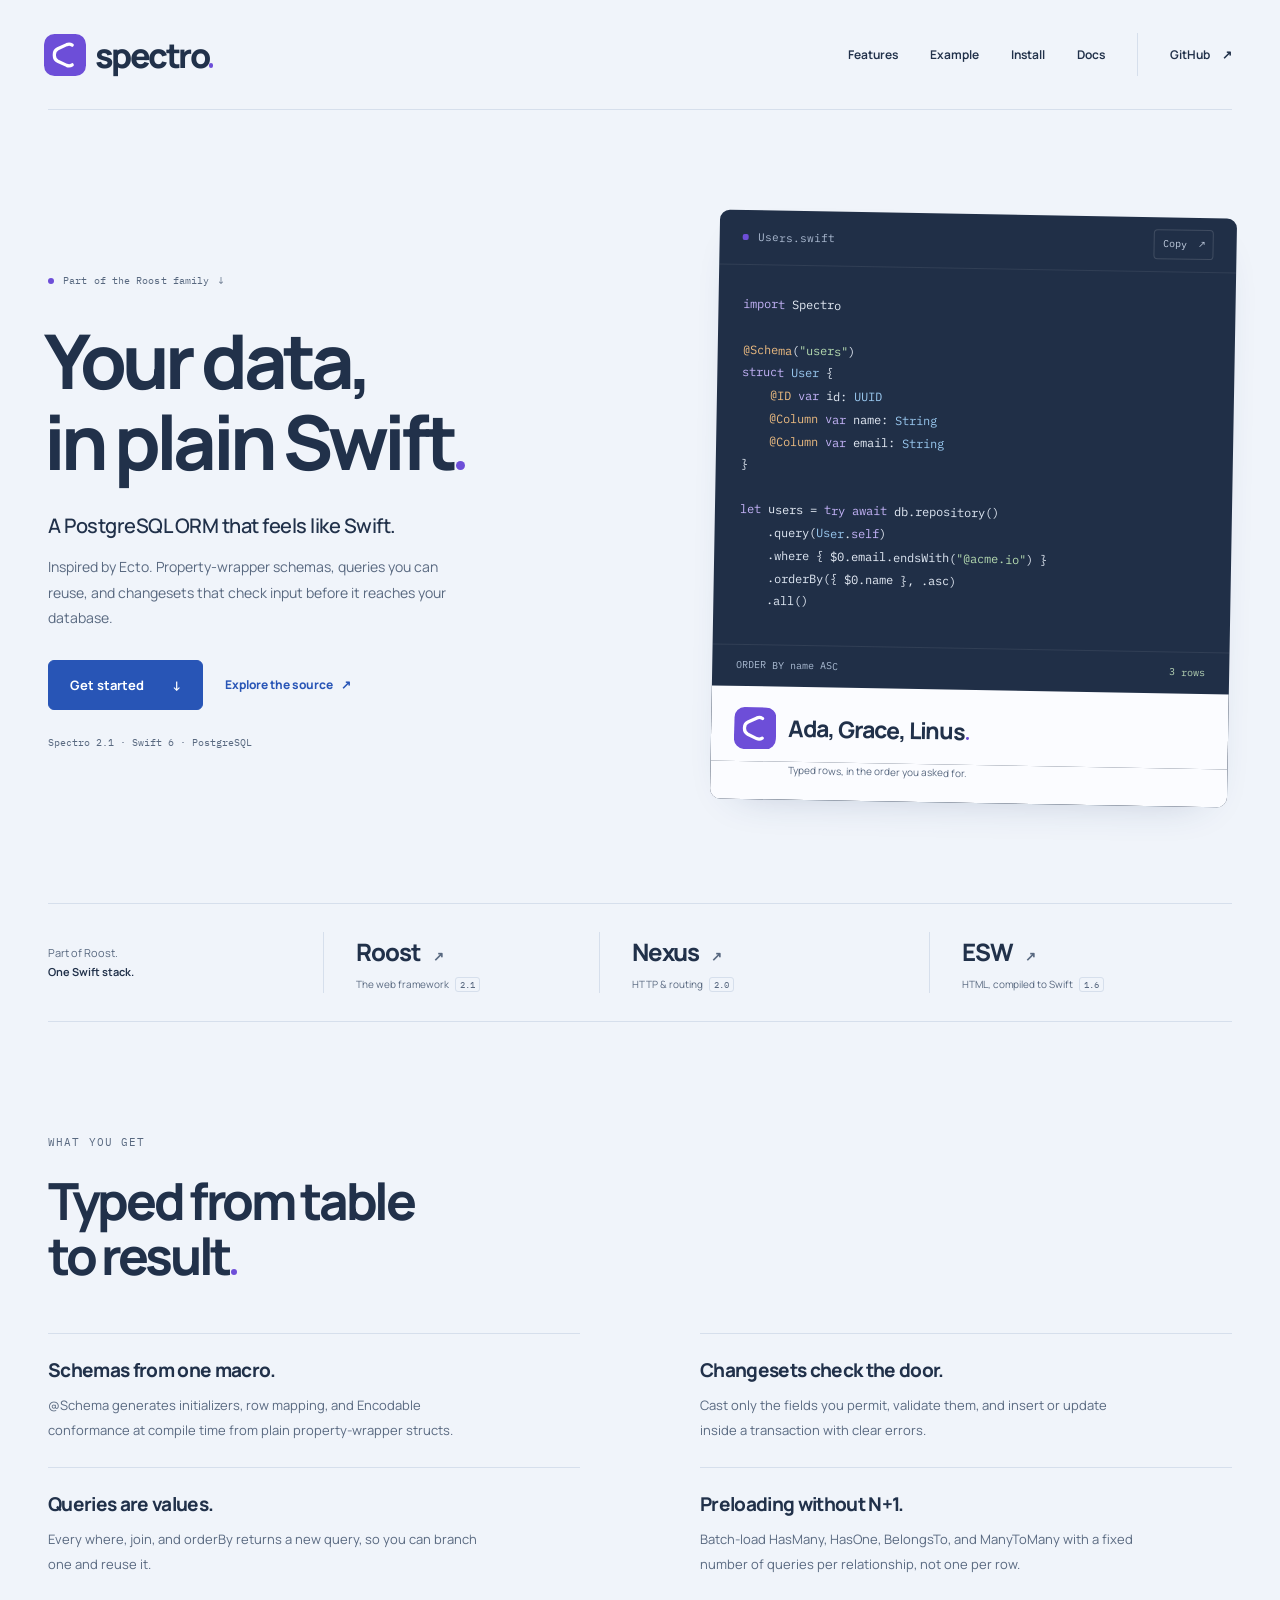
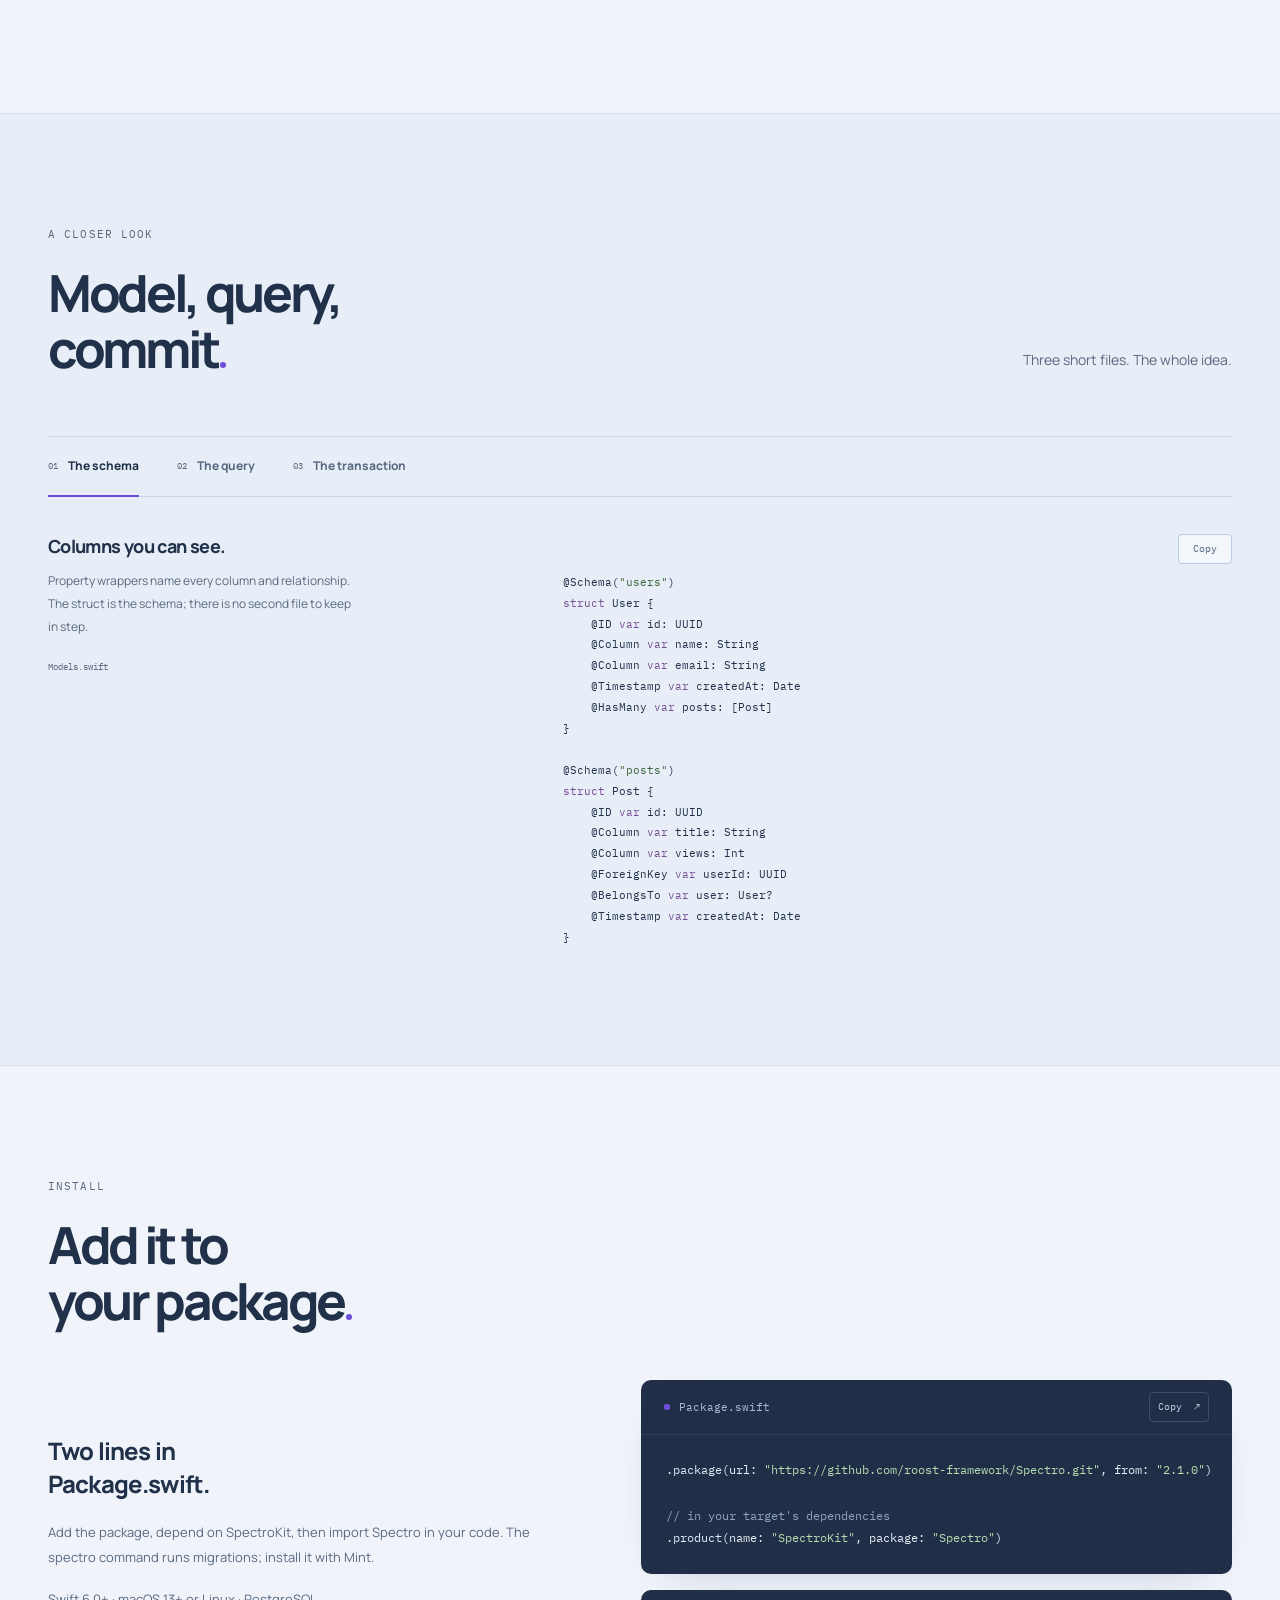
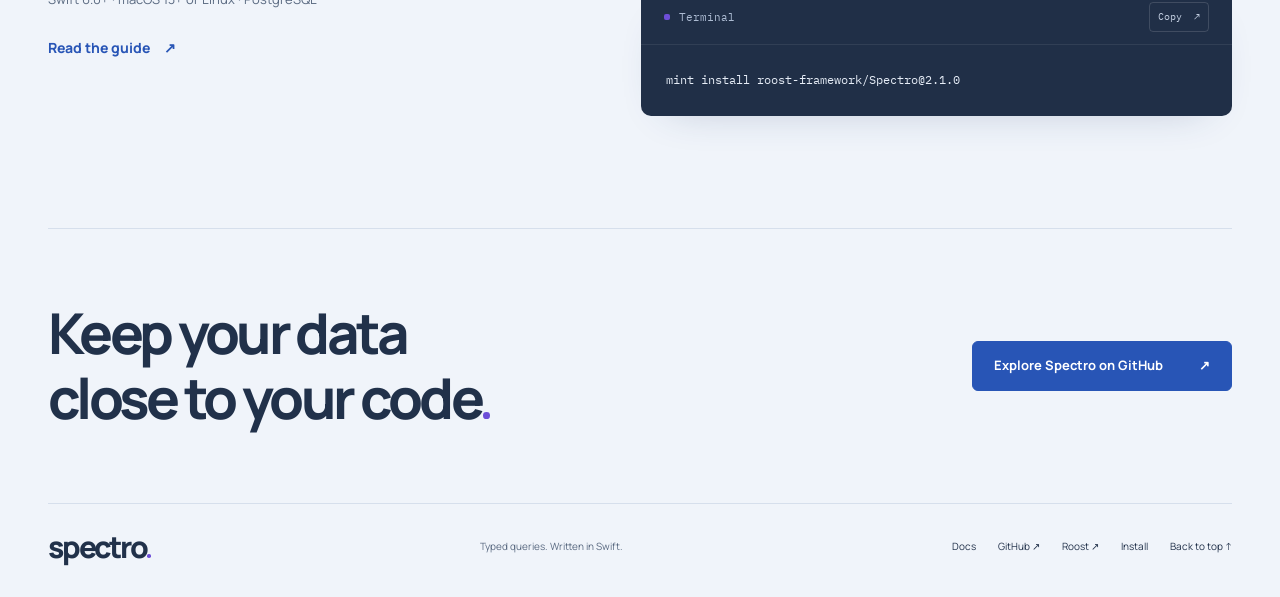
<file: website/index.html>
<!doctype html>
<html lang="en">
  <head>
    <meta charset="utf-8" />
    <meta name="viewport" content="width=device-width, initial-scale=1" />
    <meta name="theme-color" content="#f0f4fa" />
    <meta
      name="description"
      content="Spectro is a PostgreSQL ORM for Swift, inspired by Ecto: property-wrapper schemas, immutable queries, changesets, and preloading. Part of the Roost family."
    />
    <title>Spectro. — Your data, in plain Swift.</title>
    <link rel="canonical" href="https://roost-framework.github.io/Spectro/" />
    <meta property="og:type" content="website" />
    <meta property="og:title" content="Spectro. — Your data, in plain Swift." />
    <meta
      property="og:description"
      content="A PostgreSQL ORM for Swift, inspired by Ecto."
    />
    <meta property="og:url" content="https://roost-framework.github.io/Spectro/" />
    <meta name="twitter:card" content="summary" />
    <link rel="icon" type="image/svg+xml" href="assets/mark.svg" />
    <link
      rel="preload"
      href="assets/fonts/manrope.ttf"
      as="font"
      type="font/ttf"
      crossorigin
    />
    <link rel="stylesheet" href="style.css" />
    <script src="script.js" defer></script>
  </head>
  <body>
    <a class="skip-link" href="#main">Skip to content</a>
    <header class="site-header wrap">
      <a class="brand" href="./" aria-label="Spectro home"
        ><img src="assets/mark.svg" width="42" height="42" alt="" /><span
          >spectro<span class="accent">.</span></span
        ></a
      >
      <nav aria-label="Main navigation">
        <a href="#features">Features</a>
        <a href="#example">Example</a>
        <a href="#install">Install</a>
        <a href="https://roost-framework.github.io/Spectro/docs/">Docs</a>
        <a class="nav-github" href="https://github.com/roost-framework/Spectro"
          >GitHub <span aria-hidden="true">↗</span></a
        >
      </nav>
    </header>
    <main id="main">
      <section class="hero wrap" aria-labelledby="hero-title">
        <div class="hero-copy">
          <a class="development" href="#family"
            ><span class="status-dot" aria-hidden="true"></span> Part of the
            Roost family <span aria-hidden="true">↓</span></a
          >
          <h1 id="hero-title">
            Your data,<br />in plain Swift<span class="accent">.</span>
          </h1>
          <p class="hero-description">A PostgreSQL ORM that feels like Swift.</p>
          <p class="hero-detail">
            Inspired by Ecto. Property-wrapper schemas, queries you can reuse,
            and changesets that check input before it reaches your database.
          </p>
          <div class="hero-actions">
            <a class="button" href="#install"
              >Get started <span aria-hidden="true">↓</span></a
            >
            <a class="text-link" href="https://github.com/roost-framework/Spectro"
              >Explore the source <span aria-hidden="true">↗</span></a
            >
          </div>
          <p class="hero-note">Spectro 2.1 · Swift 6 · PostgreSQL</p>
        </div>
        <div class="hello-window code-window">
          <div class="window-bar">
            <span
              ><span class="file-dot" aria-hidden="true"></span> Users.swift</span
            ><button
              class="copy-button"
              data-copy="hero-code"
              hidden
              aria-label="Copy the Spectro schema and query"
            >
              Copy <span aria-hidden="true">↗</span>
            </button>
          </div>
          <pre
            tabindex="0"
            aria-label="A Spectro schema and query"
          ><code id="hero-code"><span class="syn-key">import</span> Spectro

<span class="syn-attribute">@Schema</span>(<span class="syn-string">"users"</span>)
<span class="syn-key">struct</span> <span class="syn-type">User</span> {
    <span class="syn-attribute">@ID</span> <span class="syn-key">var</span> id: <span class="syn-type">UUID</span>
    <span class="syn-attribute">@Column</span> <span class="syn-key">var</span> name: <span class="syn-type">String</span>
    <span class="syn-attribute">@Column</span> <span class="syn-key">var</span> email: <span class="syn-type">String</span>
}

<span class="syn-key">let</span> users = <span class="syn-key">try await</span> db.<span class="syn-call">repository</span>()
    .<span class="syn-call">query</span>(<span class="syn-type">User</span>.<span class="syn-key">self</span>)
    .<span class="syn-call">where</span> { $0.email.<span class="syn-call">endsWith</span>(<span class="syn-string">"@acme.io"</span>) }
    .<span class="syn-call">orderBy</span>({ $0.name }, .asc)
    .<span class="syn-call">all</span>()</code></pre>
          <div class="response-line">
            <span>ORDER BY name ASC</span><span class="response-status">3 rows</span>
          </div>
          <div class="hello-result">
            <img src="assets/mark.svg" width="42" height="42" alt="" /><span
              >Ada, Grace, Linus<span class="accent">.</span></span
            >
          </div>
          <p class="window-caption">Typed rows, in the order you asked for.</p>
        </div>
      </section>
      <section id="family" class="stack-strip wrap" aria-label="The Roost family">
        <p class="stack-intro">
          Part of Roost.<br /><strong>One Swift stack.</strong>
        </p>
        <a href="https://roost-framework.github.io/swift-roost/"
          ><span class="stack-name"
            >Roost <span aria-hidden="true">↗</span></span
          ><span class="stack-detail"
            >The web framework <span class="version">2.1</span></span
          ></a
        >
        <a href="https://roost-framework.github.io/Nexus/"
          ><span class="stack-name"
            >Nexus <span aria-hidden="true">↗</span></span
          ><span class="stack-detail"
            >HTTP &amp; routing <span class="version">2.0</span></span
          ></a
        >
        <a href="https://roost-framework.github.io/ESW/"
          ><span class="stack-name">ESW <span aria-hidden="true">↗</span></span
          ><span class="stack-detail"
            >HTML, compiled to Swift <span class="version">1.6</span></span
          ></a
        >
      </section>
      <section
        id="features"
        class="framework-section wrap section-space"
        aria-labelledby="features-title"
      >
        <div class="section-heading">
          <p class="eyebrow">WHAT YOU GET</p>
          <h2 id="features-title">
            Typed from table<br />to result<span class="accent">.</span>
          </h2>
        </div>
        <div class="framework-content">
          <div class="principles">
            <article>
              <h3>Schemas from one macro.</h3>
              <p>
                @Schema generates initializers, row mapping, and Encodable
                conformance at compile time from plain property-wrapper structs.
              </p>
            </article>
            <article>
              <h3>Queries are values.</h3>
              <p>
                Every where, join, and orderBy returns a new query, so you can
                branch one and reuse it.
              </p>
            </article>
          </div>
          <div class="principles">
            <article>
              <h3>Changesets check the door.</h3>
              <p>
                Cast only the fields you permit, validate them, and insert or
                update inside a transaction with clear errors.
              </p>
            </article>
            <article>
              <h3>Preloading without N+1.</h3>
              <p>
                Batch-load HasMany, HasOne, BelongsTo, and ManyToMany with a fixed
                number of queries per relationship, not one per row.
              </p>
            </article>
          </div>
        </div>
      </section>
      <section
        id="example"
        class="workflow-section section-space"
        aria-labelledby="example-title"
      >
        <div class="wrap">
          <div class="section-heading heading-row">
            <div>
              <p class="eyebrow">A CLOSER LOOK</p>
              <h2 id="example-title">
                Model, query,<br />commit<span class="accent">.</span>
              </h2>
            </div>
            <p>Three short files. The whole idea.</p>
          </div>
          <div class="code-tour">
            <div class="tour-tabs" aria-label="Explore Spectro code">
              <a class="tour-tab" href="#schema-panel" data-panel="schema-panel"
                ><span>01</span> The schema</a
              >
              <a class="tour-tab" href="#query-panel" data-panel="query-panel"
                ><span>02</span> The query</a
              >
              <a
                class="tour-tab"
                href="#transaction-panel"
                data-panel="transaction-panel"
                ><span>03</span> The transaction</a
              >
            </div>
            <section id="schema-panel" class="tour-panel">
              <div class="tour-explanation">
                <h3>Columns you can see.</h3>
                <p>
                  Property wrappers name every column and relationship. The
                  struct is the schema; there is no second file to keep in step.
                </p>
                <span class="source-label">Models.swift</span>
              </div>
              <div class="tour-code">
                <button
                  class="copy-button light-copy"
                  data-copy="schema-code"
                  hidden
                  aria-label="Copy schema example"
                >
                  Copy
                </button>
                <pre tabindex="0"><code id="schema-code">@Schema(<span class="light-string">"users"</span>)
<span class="light-key">struct</span> User {
    @ID <span class="light-key">var</span> id: UUID
    @Column <span class="light-key">var</span> name: String
    @Column <span class="light-key">var</span> email: String
    @Timestamp <span class="light-key">var</span> createdAt: Date
    @HasMany <span class="light-key">var</span> posts: [Post]
}

@Schema(<span class="light-string">"posts"</span>)
<span class="light-key">struct</span> Post {
    @ID <span class="light-key">var</span> id: UUID
    @Column <span class="light-key">var</span> title: String
    @Column <span class="light-key">var</span> views: Int
    @ForeignKey <span class="light-key">var</span> userId: UUID
    @BelongsTo <span class="light-key">var</span> user: User?
    @Timestamp <span class="light-key">var</span> createdAt: Date
}</code></pre>
              </div>
            </section>
            <section id="query-panel" class="tour-panel">
              <div class="tour-explanation">
                <h3>Queries are values.</h3>
                <p>
                  Build a query once, then page it, sum it, or preload its
                  relationships. Preloading the posts costs one extra query,
                  not one per row.
                </p>
                <span class="source-label">Queries.swift</span>
              </div>
              <div class="tour-code">
                <button
                  class="copy-button light-copy"
                  data-copy="query-code"
                  hidden
                  aria-label="Copy query example"
                >
                  Copy
                </button>
                <pre tabindex="0"><code id="query-code"><span class="light-key">let</span> db = <span class="light-key">try</span> Spectro(username: <span class="light-string">"postgres"</span>, password: <span class="light-string">"postgres"</span>, database: <span class="light-string">"app"</span>)
<span class="light-key">let</span> repo = db.repository()

<span class="light-key">let</span> popular = repo.query(Post.<span class="light-key">self</span>)
    .where { $0.views &gt;= 1_000 &amp;&amp; $0.title.iContains(<span class="light-string">"swift"</span>) }

<span class="light-key">let</span> page = <span class="light-key">try await</span> popular
    .orderBy({ $0.createdAt }, .desc)
    .page(size: 20, page: 1)
<span class="light-key">let</span> totalViews = <span class="light-key">try await</span> popular.sum { $0.views }

<span class="light-key">let</span> writers = <span class="light-key">try await</span> repo.query(User.<span class="light-key">self</span>)
    .orderBy({ $0.name }, .asc)
    .preload(\.$posts)
    .limit(10)
    .all()</code></pre>
              </div>
            </section>
            <section id="transaction-panel" class="tour-panel">
              <div class="tour-explanation">
                <h3>All or nothing.</h3>
                <p>
                  The changeset keeps only permitted fields, so "admin" is
                  dropped. When the blank rename fails, the transaction rolls
                  back and Ada is never committed.
                </p>
                <span class="source-label">Signup.swift</span>
              </div>
              <div class="tour-code">
                <button
                  class="copy-button light-copy"
                  data-copy="transaction-code"
                  hidden
                  aria-label="Copy transaction example"
                >
                  Copy
                </button>
                <pre tabindex="0"><code id="transaction-code"><span class="light-key">let</span> signup = Changeset&lt;User&gt;.cast(<span class="light-key">nil</span>,
    params: [<span class="light-string">"name"</span>: <span class="light-string">"Ada"</span>, <span class="light-string">"email"</span>: <span class="light-string">"ada@acme.io"</span>, <span class="light-string">"admin"</span>: <span class="light-key">true</span>],
    permitted: [<span class="light-string">"name"</span>, <span class="light-string">"email"</span>])
    .validateRequired([<span class="light-string">"name"</span>, <span class="light-string">"email"</span>])
    .validateFormat(<span class="light-string">"email"</span>, pattern: <span class="light-string">#"^.+@.+\..+$"#</span>)

<span class="light-key">try await</span> db.transaction { tx <span class="light-key">in</span>
    <span class="light-key">let</span> ada = <span class="light-key">try await</span> tx.insert(signup)
    <span class="light-key">let</span> rename = Changeset.cast(ada, params: [<span class="light-string">"name"</span>: <span class="light-string">""</span>], permitted: [<span class="light-string">"name"</span>])
        .validateRequired([<span class="light-string">"name"</span>])
    _ = <span class="light-key">try await</span> tx.update(rename)
}</code></pre>
              </div>
            </section>
          </div>
        </div>
      </section>
      <section
        id="install"
        class="wrap section-space"
        aria-labelledby="install-title"
      >
        <div class="section-heading">
          <p class="eyebrow">INSTALL</p>
          <h2 id="install-title">
            Add it to<br />your package<span class="accent">.</span>
          </h2>
        </div>
        <div class="workflow-grid">
          <div class="workflow-copy">
            <h3>Two lines in Package.swift.</h3>
            <p>
              Add the package, depend on SpectroKit, then import Spectro in your
              code. The spectro command runs migrations; install it with Mint.
            </p>
            <p>Swift 6.0+ · macOS 13+ or Linux · PostgreSQL</p>
            <a class="text-link" href="https://github.com/roost-framework/Spectro#readme"
              >Read the guide <span aria-hidden="true">↗</span></a
            >
          </div>
          <div class="install-windows">
            <div class="code-window terminal-window">
              <div class="window-bar">
                <span
                  ><span class="file-dot" aria-hidden="true"></span>
                  Package.swift</span
                ><button
                  class="copy-button"
                  data-copy="install-code"
                  hidden
                  aria-label="Copy package dependency"
                >
                  Copy <span aria-hidden="true">↗</span>
                </button>
              </div>
              <pre
                tabindex="0"
                aria-label="Spectro package dependency"
              ><code id="install-code">.<span class="syn-call">package</span>(url: <span class="syn-string">"https://github.com/roost-framework/Spectro.git"</span>, from: <span class="syn-string">"2.1.0"</span>)

<span class="syn-comment">// in your target's dependencies</span>
.<span class="syn-call">product</span>(name: <span class="syn-string">"SpectroKit"</span>, package: <span class="syn-string">"Spectro"</span>)</code></pre>
            </div>
            <div class="code-window terminal-window">
              <div class="window-bar">
                <span
                  ><span class="file-dot" aria-hidden="true"></span>
                  Terminal</span
                ><button
                  class="copy-button"
                  data-copy="cli-code"
                  hidden
                  aria-label="Copy Mint install command"
                >
                  Copy <span aria-hidden="true">↗</span>
                </button>
              </div>
              <pre
                tabindex="0"
                aria-label="Install the spectro command"
              ><code id="cli-code">mint install roost-framework/Spectro@2.1.0</code></pre>
            </div>
          </div>
        </div>
      </section>
      <section class="closing wrap" aria-label="Explore Spectro on GitHub">
        <p>Keep your data<br />close to your code<span class="accent">.</span></p>
        <a class="button" href="https://github.com/roost-framework/Spectro"
          >Explore Spectro on GitHub <span aria-hidden="true">↗</span></a
        >
      </section>
    </main>
    <footer class="site-footer wrap">
      <a class="brand" href="./" aria-label="Spectro home"
        ><span>spectro<span class="accent">.</span></span></a
      >
      <p>Typed queries. Written in Swift.</p>
      <div>
        <a href="https://roost-framework.github.io/Spectro/docs/">Docs</a
        ><a href="https://github.com/roost-framework/Spectro">GitHub ↗</a
        ><a href="https://roost-framework.github.io/swift-roost/">Roost ↗</a
        ><a href="#install">Install</a><a href="#main">Back to top ↑</a>
      </div>
    </footer>
    <p
      id="site-announcement"
      class="sr-only"
      role="status"
      aria-live="polite"
    ></p>
  </body>
</html>
</file>
<file: website/style.css>
@font-face {
  font-family: Manrope;
  src: url("assets/fonts/manrope.ttf") format("truetype");
  font-style: normal;
  font-weight: 200 800;
  font-display: swap;
}
@font-face {
  font-family: "IBM Plex Mono";
  src: url("assets/fonts/ibm-plex-mono.ttf") format("truetype");
  font-style: normal;
  font-weight: 400;
  font-display: swap;
}
:root {
  --paper: #f0f4fa;
  --surface: #fff;
  --ink: #21314a;
  --muted: #596980;
  --blue: #2855b6;
  --accent: #6d4ed8;
  --line: #d6dfec;
  --code: #202f47;
  --mono: "IBM Plex Mono", monospace;
  --body: Manrope, "Avenir Next", Avenir, sans-serif;
}
* {
  box-sizing: border-box;
}
html {
  scroll-behavior: smooth;
  scroll-padding-top: 32px;
}
body {
  margin: 0;
  background: var(--paper);
  color: var(--ink);
  font-family: var(--body);
  font-size: 16px;
  line-height: 1.65;
  -webkit-font-smoothing: antialiased;
}
::selection {
  background: #6d4ed833;
}
a {
  color: inherit;
  text-decoration: none;
}
button {
  font: inherit;
}
button,
a {
  -webkit-tap-highlight-color: transparent;
}
button {
  cursor: pointer;
}
button:disabled {
  cursor: default;
}
button {
  color: inherit;
}
img {
  max-width: 100%;
  object-fit: contain;
}
button:focus-visible,
a:focus-visible,
pre:focus-visible {
  outline: 3px solid var(--blue);
  outline-offset: 5px;
}
button:disabled {
  opacity: 1;
}
p,
h1,
h2,
h3,
pre {
  margin: 0;
}
p {
  color: var(--muted);
}
h1,
h2,
h3 {
  font-weight: 750;
}
h1,
h2 {
  letter-spacing: -0.065em;
  line-height: 1.08;
}
h3 {
  letter-spacing: -0.035em;
  line-height: 1.35;
}
.wrap {
  width: min(1200px, calc(100% - 96px));
  margin-inline: auto;
}
.accent {
  color: var(--accent);
}
.section-space {
  padding-block: 112px;
}
.eyebrow {
  font-family: var(--mono);
  font-size: 11px;
  line-height: 1.6;
  letter-spacing: 0.1em;
  color: var(--muted);
  margin-bottom: 22px;
}
.text-link {
  display: inline-flex;
  align-items: center;
  gap: 14px;
  font-size: 14px;
  font-weight: 750;
  color: var(--blue);
  text-underline-offset: 5px;
}
.text-link:hover {
  text-decoration: underline;
}
.text-link span,
.button span {
  transition: transform 0.2s;
}
.text-link:hover span,
.button:hover span {
  transform: translate(2px, -2px);
}
.button {
  display: inline-flex;
  justify-content: center;
  align-items: center;
  gap: 28px;
  min-height: 50px;
  background: var(--blue);
  color: #fff;
  border: 1px solid var(--blue);
  border-radius: 6px;
  padding: 13px 21px;
  font-size: 13px;
  font-weight: 700;
  line-height: 1.6;
  transition:
    background 0.2s,
    transform 0.2s;
}
.button:hover {
  background: #1b4298;
  transform: translateY(-1px);
}
.brand {
  display: inline-flex;
  align-items: center;
  gap: 9px;
  font-size: 34px;
  line-height: 1;
  font-weight: 800;
  letter-spacing: -0.075em;
}
.brand img {
  margin-left: -4px;
}
.site-header {
  display: flex;
  align-items: center;
  justify-content: space-between;
  min-height: 110px;
  border-bottom: 1px solid var(--line);
}
.site-header nav {
  display: flex;
  align-items: center;
  gap: 32px;
  font-size: 12px;
  font-weight: 650;
}
.site-header nav a {
  padding-block: 12px;
}
.site-header nav a:hover {
  color: var(--blue);
}
.nav-github {
  border-left: 1px solid var(--line);
  padding-left: 32px;
}
.nav-github span {
  margin-left: 10px;
}
.hero {
  padding-block: 104px 100px;
  display: grid;
  grid-template-columns: 1.15fr 1fr;
  align-items: center;
  gap: 72px;
}
.development {
  display: inline-flex;
  align-items: center;
  gap: 9px;
  font-family: var(--mono);
  font-size: 10px;
  letter-spacing: 0.01em;
  color: var(--muted);
  margin-bottom: 30px;
}
.development:hover {
  color: var(--blue);
}
.status-dot {
  width: 6px;
  height: 6px;
  border-radius: 50%;
  background: var(--accent);
}
h1 {
  font-size: clamp(54px, 5.9vw, 80px);
  margin-left: -4px;
}
.hero-description {
  font-size: 20px;
  color: var(--ink);
  margin-top: 26px;
  font-weight: 550;
  letter-spacing: -0.025em;
}
.hero-detail {
  max-width: 430px;
  margin-top: 12px;
  font-size: 14px;
  line-height: 1.85;
}
.hero-actions {
  display: flex;
  align-items: center;
  gap: 22px;
  flex-wrap: wrap;
  margin-top: 29px;
}
.hero-actions .text-link {
  font-size: 12px;
  gap: 8px;
}
.hero-note {
  font-family: var(--mono);
  font-size: 10px;
  margin-top: 25px;
  color: var(--muted);
}
.code-window {
  border-radius: 10px;
  background: var(--code);
  color: #e6edf7;
  overflow: hidden;
  box-shadow: 0 16px 45px -28px #253e7055;
}
.hello-window {
  transform: rotate(1deg);
  transition: transform 0.25s;
}
.hello-window:hover {
  transform: rotate(0);
}
.window-bar {
  min-height: 53px;
  display: flex;
  align-items: center;
  justify-content: space-between;
  gap: 10px;
  padding: 12px 23px;
  border-bottom: 1px solid #ffffff13;
  font-family: var(--mono);
  font-size: 11px;
  color: #acbbd2;
}
.window-bar > span {
  display: flex;
  gap: 9px;
  align-items: center;
}
.file-dot {
  width: 6px;
  height: 6px;
  border-radius: 2px;
  background: var(--accent);
}
.copy-button {
  border: 1px solid #ffffff24;
  border-radius: 4px;
  padding: 5px 8px;
  background: transparent;
  color: #c5d1e3;
  font-family: var(--mono);
  font-size: 10px;
  line-height: 1.4;
  min-height: 30px;
  min-width: 54px;
}
.copy-button:hover {
  background: #ffffff0e;
  color: #fff;
}
.copy-button span {
  margin-left: 6px;
}
pre {
  overflow: auto;
  font-family: var(--mono);
  font-size: 12px;
  line-height: 1.9;
  tab-size: 4;
}
pre code {
  font-family: inherit;
}
.code-window pre {
  padding: 28px 25px 32px;
}
.syn-key {
  color: #c6b5fa;
}
.syn-attribute {
  color: #edbc81;
}
.syn-type {
  color: #9ac9f0;
}
.syn-call {
  color: #e0e9f5;
}
.syn-string {
  color: #b6dcb1;
}
.syn-comment {
  color: #8fa2bd;
}
.response-line {
  border-top: 1px solid #ffffff13;
  padding: 12px 24px;
  display: flex;
  justify-content: space-between;
  font-family: var(--mono);
  font-size: 10px;
  color: #aabbd2;
}
.response-status {
  color: #b7d4b5;
}
.hello-result {
  display: flex;
  align-items: center;
  gap: 12px;
  background: #fbfcff;
  color: var(--ink);
  padding: 21px 23px 12px;
  font-size: 23px;
  font-weight: 750;
  letter-spacing: -0.045em;
}
.window-caption {
  background: #fbfcff;
  padding: 0 24px 22px 78px;
  font-size: 10px;
}
.stack-strip {
  display: grid;
  grid-template-columns: 1fr 1fr 1.2fr 1.1fr;
  align-items: center;
  border-block: 1px solid var(--line);
  padding-block: 28px;
}
.stack-intro {
  font-size: 11px;
  line-height: 1.8;
}
.stack-intro strong {
  font-weight: 650;
  color: var(--ink);
}
.stack-strip > a {
  padding-left: 32px;
  border-left: 1px solid var(--line);
}
.stack-name {
  font-size: 24px;
  font-weight: 750;
  letter-spacing: -0.045em;
  display: block;
}
.stack-name > span {
  font-size: 13px;
  margin-left: 8px;
  color: var(--muted);
}
.stack-strip > a:hover .stack-name {
  color: var(--blue);
}
.stack-detail {
  font-size: 10px;
  display: block;
  color: var(--muted);
  margin-top: 4px;
}
.version {
  border: 1px solid var(--line);
  border-radius: 3px;
  font-family: var(--mono);
  font-size: 9px;
  padding: 1px 4px;
  margin-left: 4px;
}
h2 {
  font-size: clamp(36px, 4vw, 53px);
}
.framework-content {
  display: grid;
  grid-template-columns: 1fr 1fr;
  gap: 120px;
  margin-top: 49px;
}
.principles article {
  padding: 24px 0;
  border-top: 1px solid var(--line);
}
.principles h3 {
  font-size: 19px;
  margin-bottom: 10px;
}
.principles p {
  font-size: 13px;
  max-width: 440px;
  line-height: 1.9;
}
.workflow-section {
  background: #e8eef7;
  border-block: 1px solid var(--line);
}
.heading-row {
  display: flex;
  align-items: end;
  justify-content: space-between;
  gap: 30px;
}
.heading-row > p {
  font-size: 14px;
  line-height: 1.8;
  max-width: 320px;
  padding-bottom: 4px;
}
.workflow-grid {
  display: grid;
  grid-template-columns: 1fr 1.2fr;
  gap: 100px;
  align-items: center;
  margin-top: 52px;
}
.workflow-copy h3 {
  font-size: 24px;
  max-width: 280px;
  margin-bottom: 20px;
}
.workflow-copy p {
  font-size: 13px;
  line-height: 1.9;
  margin-bottom: 17px;
}
.workflow-copy .text-link {
  margin-top: 8px;
}
.terminal-window pre {
  font-size: 12px;
  padding-block: 24px;
}
.code-tour {
  margin-top: 60px;
  border-top: 1px solid #cbd6e6;
}
.tour-tabs {
  display: flex;
  gap: 38px;
  border-bottom: 1px solid #cbd6e6;
}
.tour-tab {
  display: flex;
  align-items: center;
  gap: 10px;
  font-size: 12px;
  padding: 19px 0;
  font-weight: 750;
  border-bottom: 2px solid transparent;
  margin-bottom: -1px;
}
.tour-tab span {
  font: 9px var(--mono);
  color: var(--muted);
}
.tour-tab[aria-selected="true"] {
  border-color: var(--accent);
  color: var(--ink);
}
.tour-tab[aria-selected="false"] {
  color: var(--muted);
}
.tour-tab:hover {
  color: var(--blue);
}
.tour-panel {
  display: grid;
  grid-template-columns: 0.8fr 1.2fr;
  gap: 60px;
  padding-top: 37px;
}
.tour-explanation h3 {
  font-size: 18px;
  max-width: 300px;
}
.tour-explanation p {
  font-size: 12px;
  line-height: 1.9;
  max-width: 310px;
  margin-top: 12px;
}
.source-label {
  font: 9px var(--mono);
  color: var(--muted);
  display: block;
  margin-top: 23px;
}
.tour-code {
  position: relative;
  padding-top: 33px;
  min-width: 0;
}
.tour-code pre {
  font-size: 11px;
  line-height: 1.9;
  padding: 5px;
}
.light-copy {
  position: absolute;
  right: 0;
  top: 0;
  border-color: #bccbe0;
  color: var(--muted);
  background: #f3f6fa;
}
.light-copy:hover {
  color: var(--ink);
  background: #fff;
}
.light-key {
  color: #765093;
}
.light-string {
  color: #3c663c;
}
.closing {
  border-top: 1px solid var(--line);
  display: flex;
  justify-content: space-between;
  align-items: center;
  padding-block: 72px;
  gap: 40px;
}
.closing > p {
  color: var(--ink);
  font-size: clamp(36px, 4.4vw, 58px);
  line-height: 1.15;
  font-weight: 750;
  letter-spacing: -0.065em;
}
.closing .button {
  gap: 36px;
}
.site-footer {
  border-top: 1px solid var(--line);
  padding-block: 28px 35px;
  display: flex;
  align-items: center;
  justify-content: space-between;
  gap: 20px;
}
.site-footer .brand {
  font-size: 30px;
}
.site-footer > p {
  font-size: 10px;
}
.site-footer > div {
  display: flex;
  gap: 22px;
  font-size: 10px;
}
.site-footer > div a:hover {
  color: var(--blue);
}
.skip-link {
  position: fixed;
  z-index: 10;
  top: -70px;
  left: 20px;
  background: var(--blue);
  color: #fff;
  padding: 10px 20px;
}
.skip-link:focus {
  top: 12px;
}
.sr-only {
  position: absolute;
  width: 1px;
  height: 1px;
  padding: 0;
  margin: -1px;
  overflow: hidden;
  clip: rect(0, 0, 0, 0);
  white-space: nowrap;
  border: 0;
}
[hidden] {
  display: none !important;
}
.brand .accent,
h1 .accent,
h2 .accent,
h3 .accent,
.hello-result .accent,
.closing .accent {
  display: inline-block;
  width: 0.12em;
  height: 0.12em;
  margin-left: 0.035em;
  border-radius: 50%;
  background: var(--accent);
  color: transparent;
  line-height: 0;
  letter-spacing: 0;
  vertical-align: baseline;
  overflow: hidden;
}
@media (min-width: 1500px) {
  .hero {
    padding-block: 120px;
  }
  .wrap {
    width: min(1280px, calc(100% - 120px));
  }
  h1 {
    font-size: 86px;
  }
  .hero-detail {
    font-size: 15px;
  }
  .code-window pre {
    font-size: 13px;
  }
  .hello-window {
    max-width: 530px;
  }
  .hero {
    gap: 92px;
  }
}
@media (max-width: 1100px) {
  .wrap {
    width: calc(100% - 64px);
  }
  .hero {
    gap: 35px;
  }
  .hero-actions {
    gap: 18px;
  }
  .hero h1 {
    font-size: 62px;
  }
  .hero-description {
    font-size: 18px;
  }
  .hello-window pre {
    font-size: 10px;
    padding-inline: 20px;
  }
  .hero-detail {
    font-size: 13px;
  }
  .framework-content {
    gap: 55px;
  }
  .workflow-grid {
    gap: 60px;
  }
  .tour-panel {
    gap: 35px;
  }
  .tour-code pre {
    font-size: 10px;
  }
  .site-header nav {
    gap: 23px;
  }
  .stack-detail {
    font-size: 9px;
  }
  .stack-strip > a {
    padding-left: 24px;
  }
}
@media (max-width: 820px) {
  .site-header {
    min-height: 88px;
  }
  .brand {
    font-size: 30px;
  }
  .brand img {
    width: 36px;
    height: 36px;
  }
  .site-header nav {
    gap: 18px;
    font-size: 10px;
  }
  .nav-github {
    padding-left: 18px;
  }
  .hero {
    padding-block: 70px;
    gap: 40px;
    grid-template-columns: 1fr;
  }
  .hero-copy {
    max-width: 580px;
  }
  .hero h1 {
    font-size: 70px;
  }
  .hero-detail {
    max-width: 460px;
    font-size: 14px;
  }
  .hero-description {
    font-size: 21px;
  }
  .hello-window {
    width: 100%;
    max-width: 570px;
    justify-self: center;
    transform: none;
    margin-top: 10px;
  }
  .hello-window pre {
    font-size: 13px;
    padding-inline: 25px;
  }
  .stack-strip {
    grid-template-columns: repeat(3, 1fr);
    gap: 20px;
  }
  .stack-intro {
    grid-column: 1/-1;
  }
  .stack-intro br {
    display: none;
  }
  .stack-intro strong {
    margin-left: 5px;
  }
  .stack-strip > a:first-of-type {
    border-left: 0;
    padding-left: 0;
  }
  .stack-name {
    font-size: 21px;
  }
  .stack-detail {
    font-size: 9px;
  }
  .section-space {
    padding-block: 80px;
  }
  .framework-content {
    gap: 25px;
    grid-template-columns: 1fr 1fr;
  }
  .framework-content {
    gap: 55px;
  }
  .heading-row > p {
    font-size: 12px;
  }
  .workflow-grid {
    gap: 35px;
    grid-template-columns: 1fr 1.3fr;
  }
  .terminal-window pre {
    font-size: 10px;
    padding-inline: 20px;
  }
  .workflow-copy h3 {
    font-size: 21px;
  }
  .workflow-copy p {
    font-size: 12px;
  }
  .tour-panel {
    grid-template-columns: 1fr;
    gap: 15px;
  }
  .tour-explanation p {
    max-width: 500px;
  }
  .tour-code pre {
    font-size: 12px;
  }
  .tour-code {
    min-height: 205px;
  }
  .site-footer {
    flex-wrap: wrap;
  }
  .site-footer > p {
    margin-right: auto;
  }
  .site-footer > div {
    width: 100%;
    justify-content: flex-end;
  }
  .closing > p {
    font-size: 42px;
  }
  .closing .button {
    gap: 18px;
    font-size: 11px;
  }
}
@media (max-width: 560px) {
  html {
    scroll-padding-top: 20px;
  }
  .wrap {
    width: calc(100% - 40px);
  }
  .site-header {
    min-height: 80px;
    gap: 12px;
    flex-wrap: wrap;
    padding-block: 16px;
  }
  .site-header .brand {
    font-size: 28px;
  }
  .site-header .brand img {
    width: 32px;
    height: 32px;
  }
  .site-header nav {
    gap: 18px;
  }
  .site-header nav a:not(.nav-github) {
    display: none;
  }
  .site-header nav .nav-github {
    padding: 8px 0;
    border: 0;
    font-size: 12px;
  }
  .hero {
    padding-block: 55px 50px;
    gap: 32px;
  }
  .development {
    font-size: 9px;
    margin-bottom: 26px;
    gap: 7px;
  }
  .hero h1 {
    font-size: clamp(43px, 11.8vw, 64px);
    letter-spacing: -0.06em;
    margin-left: -2px;
  }
  .hero-description {
    font-size: 18px;
    margin-top: 24px;
  }
  .hero-detail {
    font-size: 13px;
    line-height: 1.85;
    margin-top: 11px;
  }
  .hero-actions {
    gap: 17px;
    margin-top: 24px;
  }
  .hero-actions .button {
    font-size: 11px;
    gap: 18px;
    padding-inline: 17px;
    min-height: 46px;
  }
  .hero-actions .text-link {
    font-size: 11px;
  }
  .hero-note {
    font-size: 9px;
    line-height: 1.8;
    margin-top: 20px;
  }
  .hello-window {
    margin-top: 6px;
    border-radius: 8px;
  }
  .hello-window pre {
    font-size: clamp(9px, 2.65vw, 12px);
    padding: 22px 18px 26px;
  }
  .window-bar {
    padding: 11px 18px;
    min-height: 46px;
  }
  .hello-result {
    padding: 19px 18px 9px;
    font-size: 21px;
  }
  .window-caption {
    padding: 0 18px 20px 73px;
  }
  .response-line {
    padding-inline: 18px;
  }
  .stack-strip {
    gap: 18px 12px;
    padding-block: 23px;
  }
  .stack-intro {
    font-size: 10px;
  }
  .stack-strip > a {
    padding-left: 12px;
  }
  .stack-name {
    font-size: 19px;
  }
  .stack-name > span {
    font-size: 10px;
    margin-left: 2px;
  }
  .stack-detail {
    font-size: 8px;
    line-height: 1.8;
  }
  .version {
    display: none;
  }
  .section-space {
    padding-block: 64px;
  }
  .eyebrow {
    font-size: 9px;
    letter-spacing: 0.07em;
    margin-bottom: 18px;
  }
  h2 {
    font-size: 38px;
  }
  .framework-content {
    grid-template-columns: 1fr;
    gap: 35px;
    margin-top: 32px;
  }
  .principles h3 {
    font-size: 18px;
  }
  .principles p {
    font-size: 12px;
  }
  .principles article {
    padding-block: 22px;
  }
  .heading-row {
    display: block;
  }
  .heading-row > p {
    margin-top: 20px;
    font-size: 13px;
  }
  .heading-row > p br {
    display: none;
  }
  .workflow-grid {
    grid-template-columns: 1fr;
    gap: 30px;
    margin-top: 32px;
  }
  .workflow-copy h3 {
    max-width: 100%;
    font-size: 22px;
  }
  .workflow-copy p {
    font-size: 12px;
  }
  .terminal-window pre {
    font-size: 11px;
    padding-inline: 20px;
  }
  .tour-tabs {
    gap: 22px;
    justify-content: space-between;
  }
  .tour-tab {
    font-size: 10px;
    gap: 7px;
    padding-block: 17px;
  }
  .tour-tab span {
    display: none;
  }
  .code-tour {
    margin-top: 39px;
  }
  .tour-panel {
    padding-top: 27px;
    gap: 10px;
  }
  .tour-explanation h3 {
    font-size: 18px;
    max-width: 100%;
  }
  .tour-explanation p {
    font-size: 12px;
  }
  .tour-code pre {
    font-size: 10px;
  }
  .tour-code {
    min-height: 185px;
  }
  .source-label {
    font-size: 9px;
    margin-top: 16px;
  }
  .closing {
    padding-block: 49px;
    align-items: start;
    flex-direction: column;
    gap: 26px;
  }
  .closing > p {
    font-size: 39px;
  }
  .closing .button {
    font-size: 12px;
    gap: 35px;
  }
  .site-footer {
    padding-block: 26px;
    gap: 18px;
  }
  .site-footer > p {
    font-size: 8px;
    margin: 0 0 0 auto;
  }
  .site-footer > div {
    justify-content: flex-start;
    font-size: 10px;
    gap: 25px;
  }
  .site-footer .brand {
    font-size: 28px;
  }
}
@media (prefers-reduced-motion: reduce) {
  html {
    scroll-behavior: auto;
  }
  *,
  *::before,
  *::after {
    animation: none !important;
    transition: none !important;
  }
  .hello-window {
    transform: none;
  }
}
.terminal-window + .terminal-window {
  margin-top: 16px;
}
.install-windows {
  min-width: 0;
}
</file>
